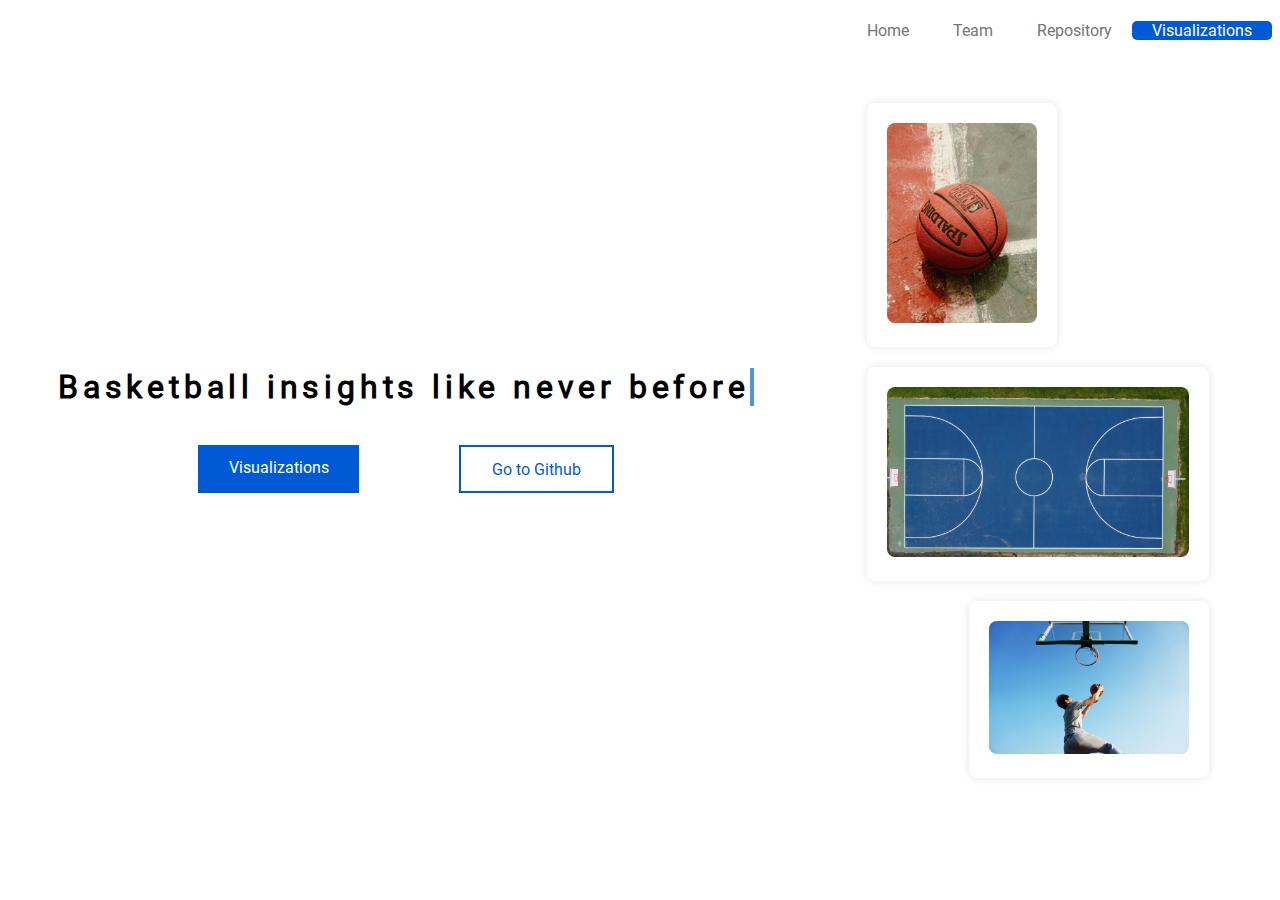
<file: docs/index.html>
<!DOCTYPE html>
<html lang="en"><head>
<meta http-equiv="content-type" content="text/html; charset=UTF-8">
    <meta charset="UTF-8">
    <meta name="viewport" content="width=device-width, initial-scale=1.0">
    <title>Basketball Vis</title>
    <link rel="stylesheet" href="styles.css">
</head>

<body>
    <nav>
        <div class="nav-objects">
            <a href="index.html">Home</a>
            <a href="team.html">Team</a>
            <a href="https://github.com/com-480-data-visualization/project-2024-DVteam/" target="_blank">Repository</a>
        </div>
        <div class="nav-vis">
            <a href="vis.html">Visualizations</a>
        </div>
    </nav>
    <div class="container">
        
        <div class="midcolumn">
            <div class="typewriter">
                <h1 class="title">Basketball insights like never before</h1>
            </div>
            <div class="vis-bot">
                <a class='a1' href="vis.html">Visualizations</a>
                <a class="a2" href="https://github.com/com-480-data-visualization/project-2024-DVteam/">Go to Github</a>
            </div>
        </div>
        <div class="img-column">
            <div class="img-container">
                <div class="team-member-2">
                    <img class="image-ball" src="figures/ball.jpg" alt="placeholder image" width="150">
                </div>
            </div>
            <div class="img-container">
                <div class="team-member-2">
                    <img class="image-court" src="figures/court.jpg" alt="placeholder image" width="400">
                </div>
            </div>
            <div class="img-container-2">
                <div class="team-member-2">
                    <img class="image-ring" src="figures/ring.jpg" alt="placeholder image" width="200">
                </div>
            </div>
        </div>

    </div>


</body></html>
</file>
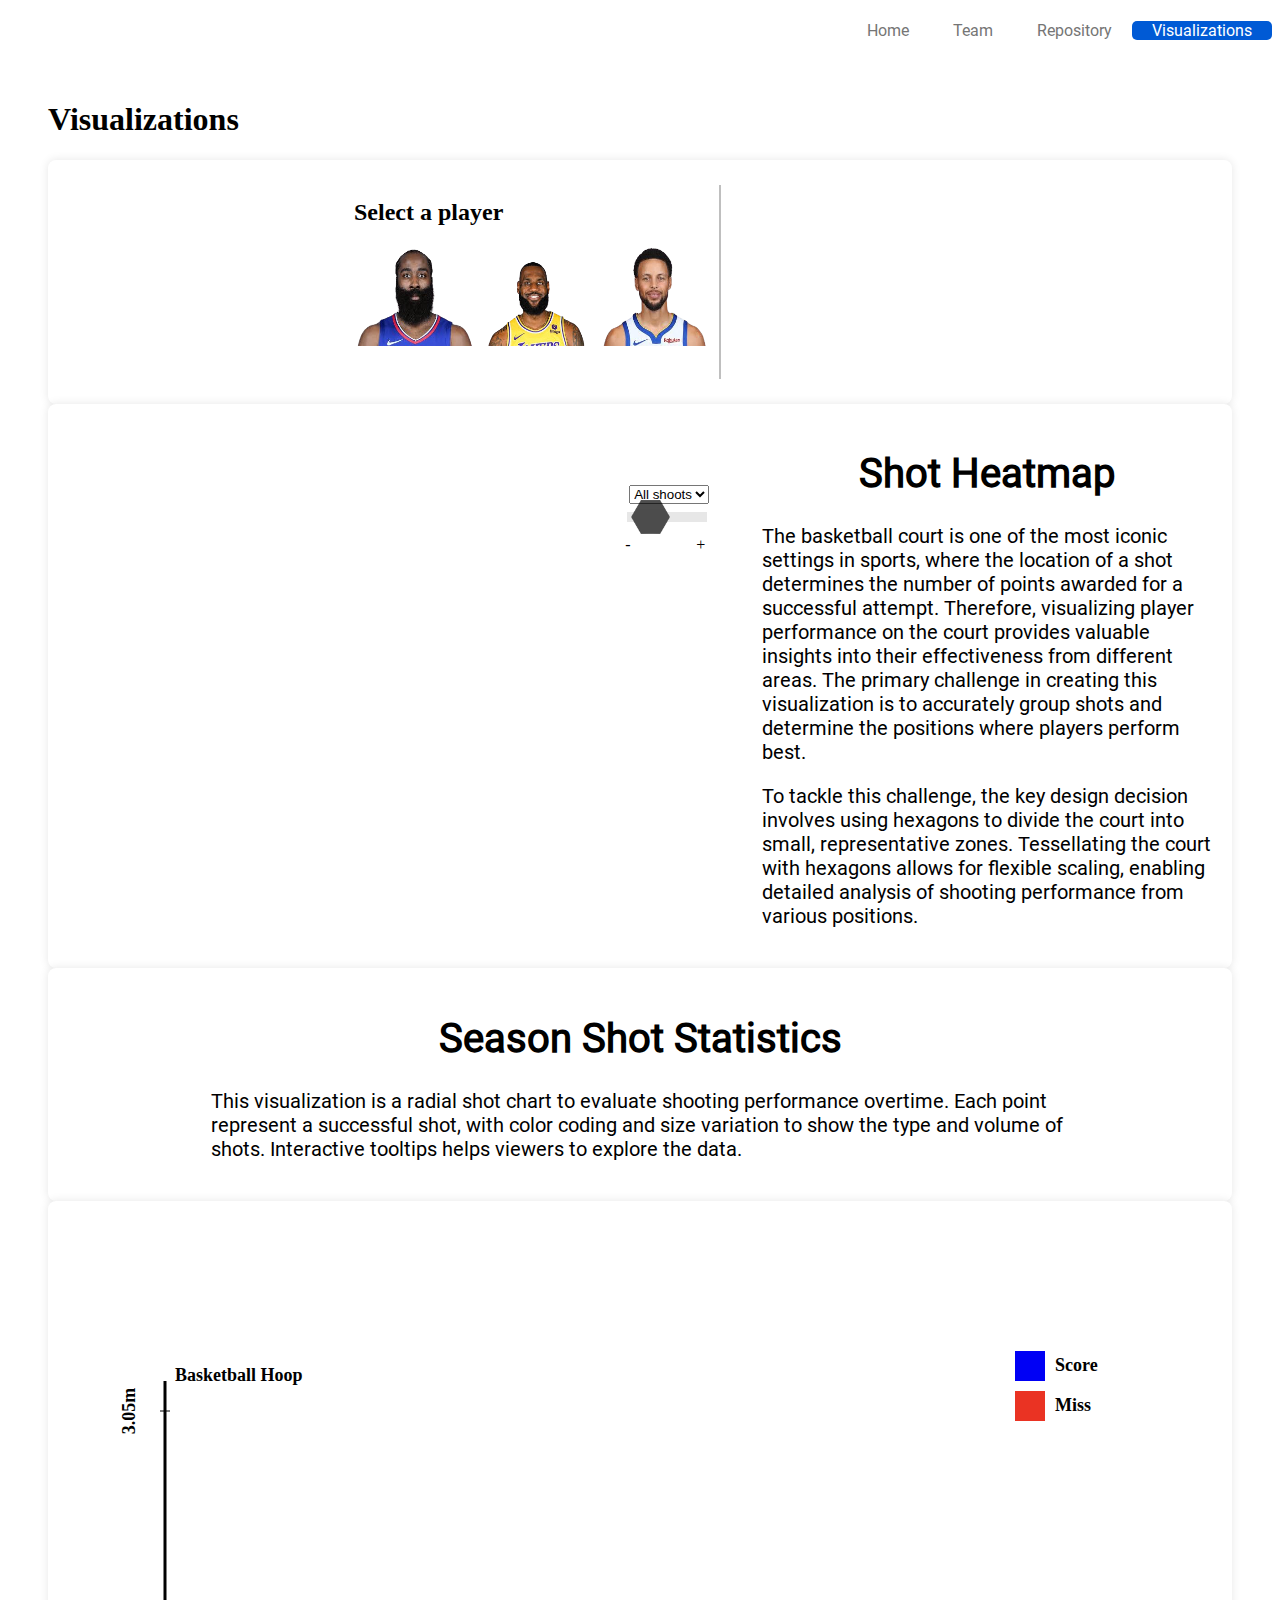
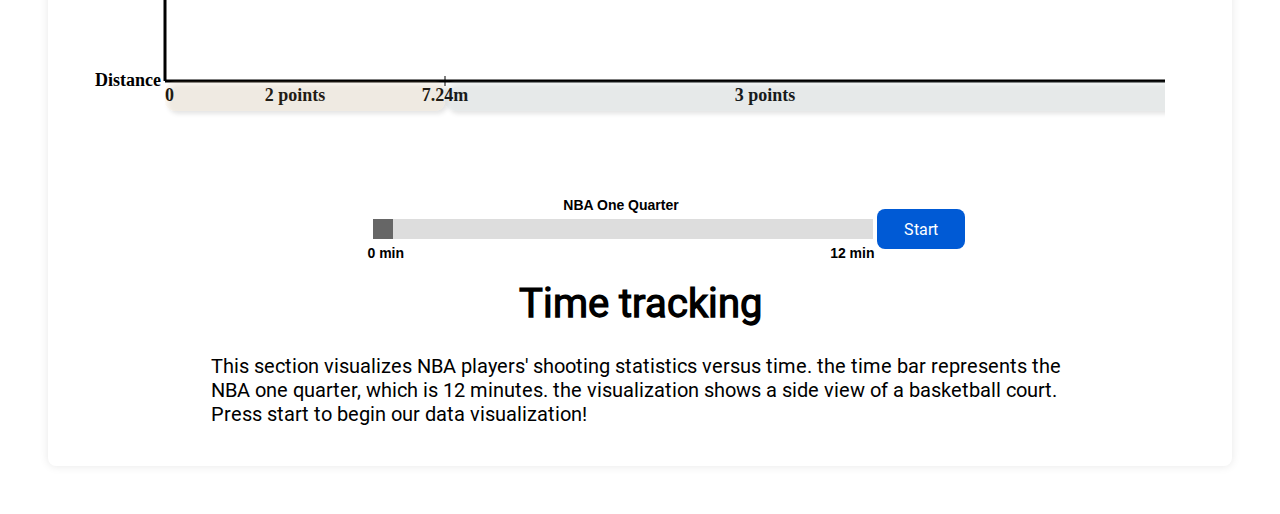
<file: docs/vis.html>
<!DOCTYPE html>
<html lang="en">

<head>
    <meta charset="UTF-8">
    <meta name="viewport" content="width=device-width, initial-scale=1.0">
    <title>Basketball Vis</title>
    <link rel="stylesheet" href="styles.css">
    <link rel="stylesheet" href="TimeBar.css">
    <script src="https://d3js.org/d3.v4.js"></script>
</head>

<body>
    <nav>
        <div class="nav-objects">
            <a href="index.html">Home</a>
            <a href="team.html">Team</a>
            <a href="https://github.com/com-480-data-visualization/project-2024-DVteam/" target="_blank">Repository</a>
        </div>
        <div class="nav-vis">
            <a href="vis.html">Visualizations</a>
        </div>
    </nav>
    <div class="container-3">
        <h1>Visualizations</h1>
        <div class="select-player">
            <div>

                <div>
                    <!-- Select a player -->
                    <h2>Select a player</h2>
                </div>
                <div class="player-img">

                    <div>

                        <img id='player-harden' class="player-img-img" src="figures/harden.png" alt="Lebron James"
                            width="120" height="100"
                            onclick="changePlayer('harden'); changePlayer1('harden'); changePlayer2('harden'); changePlayer3('harden')">
                    </div>
                    <div>

                        <img id='player-james' class="player-img-img" src="figures/james.png" alt="Lebron James"
                            width="120" height="100"
                            onclick="changePlayer('james'); changePlayer1('james'); changePlayer2('james'); changePlayer3('james')">
                    </div>
                    <div>

                        <img id='player-curry' class="player-img-img" src="figures/curry.png" alt="Lebron James"
                            width="120" height="100"
                            onclick="changePlayer('curry'); changePlayer1('curry'); changePlayer2('curry'); changePlayer3('curry')">
                    </div>
                </div>
            </div>
            <div class="vl"></div>
            <div class="player-selected">

                <div>

                    <image id="player-img" src="figures/white.png" alt="player" width="200" height="200">
                </div>
                <div>

                    <div>

                        <h2 id="player-name"></h2>
                    </div>
                    <div class="player-stats">

                        <div class="stats-column">
                            <p id="player-born"></p>
                            <p id="player-since"></p>
                        </div>
                        <div class="stats-column">
                            <p id="player-height"></p>
                            <p id="player-weight"></p>
                        </div>

                    </div>
                </div>
            </div>

        </div>
        <div class="vis-1">

            <div class="vis-area">
                <svg id="dataviz_area" height=500 width=500></svg>
            </div>
            <div class="vis-params">
                <div class="vis-select">

                    <select name="shot" id="shot">
                        <option value="all_shots">All shoots</option>
                        <option value="score">Scored</option>
                        <option value="miss">Missed</option>
                    </select>
                </div>
                <div class="slidecontainer">
                    <input type="range" class="slider hexagon-thumb" id="hexsize" min="4" max="15" value="5">
                    <div class="slider-labels">
                        <span id="minLabel">-</span>
                        <span id="maxLabel">+</span>
                    </div>
                </div>


            </div>

            <div class="vis-text">
                <h1>Shot Heatmap</h1>
                <p>The basketball court is one of the most iconic settings in sports, where the location of a shot
                    determines the number of points awarded for a successful attempt. Therefore, visualizing player
                    performance on the court provides valuable insights into their effectiveness from different areas.
                    The primary challenge in creating this visualization is to accurately group shots and determine the
                    positions where players perform best. </p>
                <p>To tackle this challenge, the key design decision involves using hexagons to divide the court into
                    small, representative zones. Tessellating the court with hexagons allows for flexible scaling,
                    enabling detailed analysis of shooting performance from various positions.</p>
            </div>
        </div>
        <div class="vis-2">
            <div class="vis-chart">
                <div class="radialchart" id="chart1"></div>
                <div class="radialchart" id="chart2"></div>
                <div class="radialchart" id="chart3"></div>
            </div>
            <div class="vis-text">
                <h1>Season Shot Statistics</h1>
                <p>This visualization is a radial shot chart to evaluate shooting performance overtime. Each point
                    represent a successful shot, with color coding and size variation to show the type and volume of
                    shots. Interactive tooltips helps viewers to explore the data.</p>
            </div>
        </div>

        <div class="vis-3">
            <div class="svg-container">
                <svg id="chart" width="1200" height="550" xmlns="http://www.w3.org/2000/svg">

                    <defs>
                        <filter id="f1" x="-50%" y="-50%" width="200%" height="200%">
                            <feOffset result="offOut" in="SourceAlpha" dx="3" dy="3" />
                            <feGaussianBlur result="blurOut" in="offOut" stdDeviation="2" />
                            <feBlend in="SourceGraphic" in2="blurOut" mode="normal" />
                        </filter>
                    </defs>


                    <line x1="200" y1="450" x2="1400" y2="450" stroke="black" stroke-width="3" />
                    <line x1="200" y1="450" x2="200" y2="150" stroke="black" stroke-width="3" />


                    <line x1="480" y1="445" x2="480" y2="455" stroke="black" />
                    <line x1="195" y1="180" x2="205" y2="180" stroke="black" />

                    <text x="480" y="470" font-family="Calibri" font-size="18" text-anchor="middle">7.24m</text>
                    <text x="170" y="180" font-family="Calibri" font-size="18" text-anchor="middle"
                        transform="rotate(-90 170,180)">3.05m</text>

                    <text x="130" y="455" font-family="Calibri" font-size="18">Distance</text>
                    <text x="210" y="150" font-family="Calibri" font-size="18">Basketball Hoop</text>
                    <text x="200" y="470" font-family="Calibri" font-size="18">0</text>

                    <text x="330" y="470" font-family="Calibri" font-size="18" text-anchor="middle">2 points</text>
                    <text x="800" y="470" font-family="Calibri" font-size="18" text-anchor="middle">3 points</text>

                    <rect x="1050" y="120" width="30" height="30" fill="rgba(0, 0, 245, 1)" />
                    <text x="1090" y="140" font-family="Calibri" font-size="18">Score</text>
                    <rect x="1050" y="160" width="30" height="30" fill="rgba(234, 51, 35, 1)" />
                    <text x="1090" y="180" font-family="Calibri" font-size="18">Miss</text>

                    <rect x="200" y="450" width="280" height="30" fill="rgba(224, 198, 139, 0.1)" filter="url(#f1)"
                        rx="10" ry="10" /> 
                    <rect x="480" y="450" width="920" height="30" fill="rgba(171, 191, 189, 0.1)" filter="url(#f1)"
                        rx="10" ry="10" /> 
                </svg>
            </div>

            <div class="controls">

                <div class="timebar-container">
                    <span class="time-label left">0 min</span>
                    <input type="range" id="timeBar" min="0" max="100" value="0" style="margin-left: 5px;">
                    <span class="time-label right">12 min</span>
                    <div class="quarter-label">NBA One Quarter</div>
                </div>

                <button class="btn-1" id="startButton">Start</button>

            </div>

            <div class="vis-text">
                <h1> Time tracking</h1>
                <p>This section visualizes NBA players' shooting statistics versus time. the time bar represents the NBA
                    one quarter, which
                    is 12 minutes. the visualization shows a side view of a basketball court. Press start to begin our
                    data
                    visualization!</p>

            </div>
        </div>




    </div>
    <script src="radial_vis.js"></script>
    <script src="player.js"></script>
    <script src="vis1.js"></script>
    <script src="TimeBar.js"></script>
</body>

</html>
</file>
<file: docs/styles.css>
@font-face {
  font-family: "Roboto-Regular";
  src: url("fonts/Roboto/Roboto-Regular.ttf");
}

@font-face {
  font-family: "Roboto-Bold";
  src: url("fonts/Roboto/Roboto-Bold.ttf");
}

nav {
  display: flex;
  color: #000;
  padding-top: 1%;
  justify-content: right;
}

.nav-objects a {
  justify-content: center;
}

.nav-vis {
  justify-content: right;
  background-color: #005ad5;
  border-radius: 5px;
}

.nav-vis a {
  color: #fff;
}

.nav-vis a:hover {
  font-family: "Roboto-Bold", sans-serif;
  color: #fff;
}

nav a {
  color: #757575;
  text-decoration: none;
  padding: 10px 20px;
  font-family: "Roboto-Regular", sans-serif;
}

nav a:hover {
  color: #005ad5;
}

section {
  padding: 20px;
}

footer {
  background-color: #4e98d9;
  color: #fff;
  padding: 10px 0;
  text-align: center;
  position: fixed;
  bottom: 0;
  width: 100%;
}

.container {
  display: flex;
  align-items: center;
}

.midcolumn {
  flex: 1;
  padding: 50px;
}
.img-column {
  padding: 5%;

}

.image-ball {
  border-radius: 10%;
}
.image-court {
  border-radius: 10%;
}

.image-ring {
  border-radius: 10%;
}
.img-container {
  display: flex;
  justify-content: left;
}
.img-container-2 {
justify-content: right;
display: flex;
}

h3 {
  font-family: "Roboto-Regular", sans-serif;
  font-size: 30px;
  color: #4e98d9;
}

.body-2 {
  font-family: "Roboto-Regular", sans-serif;
  margin: 0;
  padding: 0;
}

.container-2 {
  max-width: 1200px;
  margin: 0 auto;
  padding: 20px;
  display: flex;
  justify-content: space-evenly;
}
.container-3 {
  margin: 0 auto;
  padding: 40px;
}

.team-member-2 {
  background-color: #fff;
  padding: 20px;
  margin-bottom: 20px;
  border-radius: 8px;
  box-shadow: 0 0 10px rgba(0, 0, 0, 0.1);
}

.team-member-2 img {
  max-width: 100%;
  border-radius: 8px;
}

button {
  background-color: #4caf50;
  border: none;
  color: black;
  padding: 15px 32px;
  text-align: center;
  text-decoration: none;
  display: inline-block;
  font-size: 16px;
  margin: 4px 2px;
  cursor: pointer;
  border-radius: 8px;
}

button:hover {
  background-color: #45a049;
}

.container .midcolumn .typewriter h1 {
  overflow: hidden; /* Ensures the content is not revealed until the animation */
  border-right: .15em solid #4e98d9; /* The typwriter cursor */
  white-space: nowrap; /* Keeps the content on a single line */
  margin: 0 auto; /* Gives that scrolling effect as the typing happens */
  letter-spacing: .15em; /* Adjust as needed */
  font-family: "Roboto-Regular", sans-serif;
  animation: 
    typing 3.5s steps(40, end),
    blink-caret .75s step-end infinite;
}

/* The typing effect */
@keyframes typing {
  from { width: 0 }
  to { width: 100% }
}

/* The typewriter cursor effect */
@keyframes blink-caret {
  from, to { border-color: transparent }
  50% { border-color: #4e98d9; }
}


.vis-bot{
  display: flex;
  justify-content: space-evenly;
  padding: 5%;
  margin: 5px;
}
.vis-bot-2{
  display: flex;
  justify-content: center;
  padding: 5%;
}

.a2 {
  color: #005ad5;
  font-family: "Roboto-Regular", sans-serif;
  padding: 2%;
  justify-content: center;
  /* background-color: #005ad5; */
  padding-left: 5%;
  padding-right: 5%;
  text-decoration: none;
  border: 2px solid #005ad5;
}

.a2:hover {
  font-family: "Roboto-Bold", sans-serif;
  /* color: #034198; */
}


.a1{
  color: #fff;
  font-family: "Roboto-Regular", sans-serif;
  padding: 2%;
  justify-content: center;
  background-color: #005ad5;
  padding-left: 5%;
  padding-right: 5%;
  text-decoration: none;
}

.btn-1 {
  color: #fff;
  font-family: "Roboto-Regular", sans-serif;
  padding: 2%;
  justify-content: center;
  background-color: #005ad5;
  padding-left: 5%;
  padding-right: 5%;
  text-decoration: none;

}
.btn-1:hover {
  font-family: "Roboto-Bold", sans-serif;
  color: #fff;
  background-color: #005ad5;

}



.a1:hover {
  font-family: "Roboto-Bold", sans-serif;
  color: #fff;
}

.vis-1 {
  background-color: #fff;
  padding: 20px;
  border-radius: 8px;
  box-shadow: 0 0 10px rgba(0, 0, 0, 0.1);
  height: 10%;
  width: auto;
  display: flex;
  justify-content: center;
}
.vis-2 {
  background-color: #fff;
  padding: 20px;
  border-radius: 8px;
  box-shadow: 0 0 10px rgba(0, 0, 0, 0.1);
  justify-content: center;
  
}
.vis-3 {
  background-color: #fff;
  padding: 20px;
  border-radius: 8px;
  box-shadow: 0 0 10px rgba(0, 0, 0, 0.1);
  display: flex;
  justify-content: center;
}

.vis-text{
  font-family: "Roboto-Regular", sans-serif;
  font-size: 20px;
  width: 30%;
  
}
.vis-text p {
  text-align: left;
}


.vis-select{
  display: flex;
  justify-content: space-evenly;
  padding: 5%;

}
.vis-params{
  padding : 5%;
}
.slidecontainer {
            width: 100%;
            max-width: 500px;
            text-align: center;
        }
.slider {
    -webkit-appearance: none;
    width: 100%;
    height: 10px;
    border-radius: 0px;
    background: #d3d3d3;
    outline: none;
    opacity: 0.7;
    -webkit-transition: .2s;
    transition: opacity .2s;
}

.slider-value {
    margin-top: 20px;
}
/* Specific styles for the new slider */
.slider.hexagon-thumb::-webkit-slider-thumb {
    -webkit-appearance: none;
    appearance: none;
    width: 40px;
    height: 40px;
    background: url('figures/hexagon.png') no-repeat center;
    background-size: contain;
    cursor: pointer;
}

.slider.hexagon-thumb::-moz-range-thumb {
    width: 25px;
    height: 25px;
    background: url('figures/hexagon.png') no-repeat center;
    background-size: contain;
    cursor: pointer;
    border: none;
}
  .slider-labels {
            display: flex;
            justify-content: space-between;
            margin-top: 10px;
        }



.select-player {
  background-color: #fff;
  padding: 20px;
  border-radius: 8px;
  box-shadow: 0 0 10px rgba(0, 0, 0, 0.1);
  height: 10%;
  width: auto;
  display: flex;
  justify-content: center;
}

.player-img{
  display: flex;
  justify-content: space-between;
}

.selected {
            border: 2px solid blue;
            border-radius: 8px;
        }

.vl {
  border-left: 2px solid rgba(128, 128, 128, 0.502);
/* height: 500px; */
  margin: 5px;
}

.player-stats{
  display: flex;
}

.stats-column {
  margin: 2%;

}

.player-selected{
  display: flex;
  justify-content: center;
}

.tooltip {
          position: absolute;
          background: white;
          padding: 5px;
          border: 1px solid #ccc;
          border-radius: 5px;
          visibility: hidden;
      }

.radialchart{
  display: flex;
  justify-content: center;

}
/* svg {
    background: black;
} */
</file>
<file: docs/TimeBar.css>
input[type='range'] {
     -webkit-appearance: none;
     width: 100%;
     background: #ddd;
 }

 input[type='range']::-webkit-slider-thumb {
     -webkit-appearance: none;
     appearance: none;
     width: 20px;
     height: 20px;
     background: #666;
     cursor: pointer;
 }

 input[type='range']::-moz-range-thumb {
     width: 20px;
     height: 20px;
     background: #666;
     cursor: pointer;
 }


 #playerButton:active {
     transform: scale(0.95);
 }

 #timeBar {
     width: 500px;
 }

 #playerSelect {
     display: none;
     font-family: 'Comic Sans MS', cursive, sans-serif;
     color: #000000;
     background-color: #f0f0f0;
     border: none;
     border-radius: 4px;
     padding: 5px;
 }

 #playerChoice {
     font-family: 'Comic Sans MS', cursive, sans-serif;
     color: black;
     font-weight: bold;
 }

 .svg-container {
     margin-top: 10px;
     margin-right: 150px;
 }

 .vis-3 {
     background-color: #fff;
     padding: 20px;
     border-radius: 8px;
     box-shadow: 0 0 10px rgba(0, 0, 0, 0.1);
     display: flex;
     flex-direction: column;
     align-items: center;
     justify-content: space-between;
 }

 .controls {
     display: flex;
     align-items: center;
     justify-content: space-between;
     margin-top: 20px;
     position: relative;
     font-family: Calibri, sans-serif;
 }

 .vis-text {
            font-family: "Roboto-Regular", sans-serif;
                font-size: 20px;
                width: 75%;
                margin: 0 auto;
                text-align: center;
 }

 svg {
     font-weight: bold;
 }

 .timebar-container {
     position: relative;
     display: flex;
     align-items: center;
     justify-content: center;
 }

 .time-label {
     font-family: Calibri, sans-serif;
     font-size: 14px;
     font-weight: bold;
     position: absolute;
     bottom: -20px;
 }

 .time-label.left {
     left: 0;
 }

 .time-label.right {
     right: 0;
 }

 .quarter-label {
     position: absolute;
     top: -20px;
     left: 50%;
     transform: translateX(-50%);
     font-family: Calibri, sans-serif;
     font-size: 14px;
     font-weight: bold;
 }
</file>
